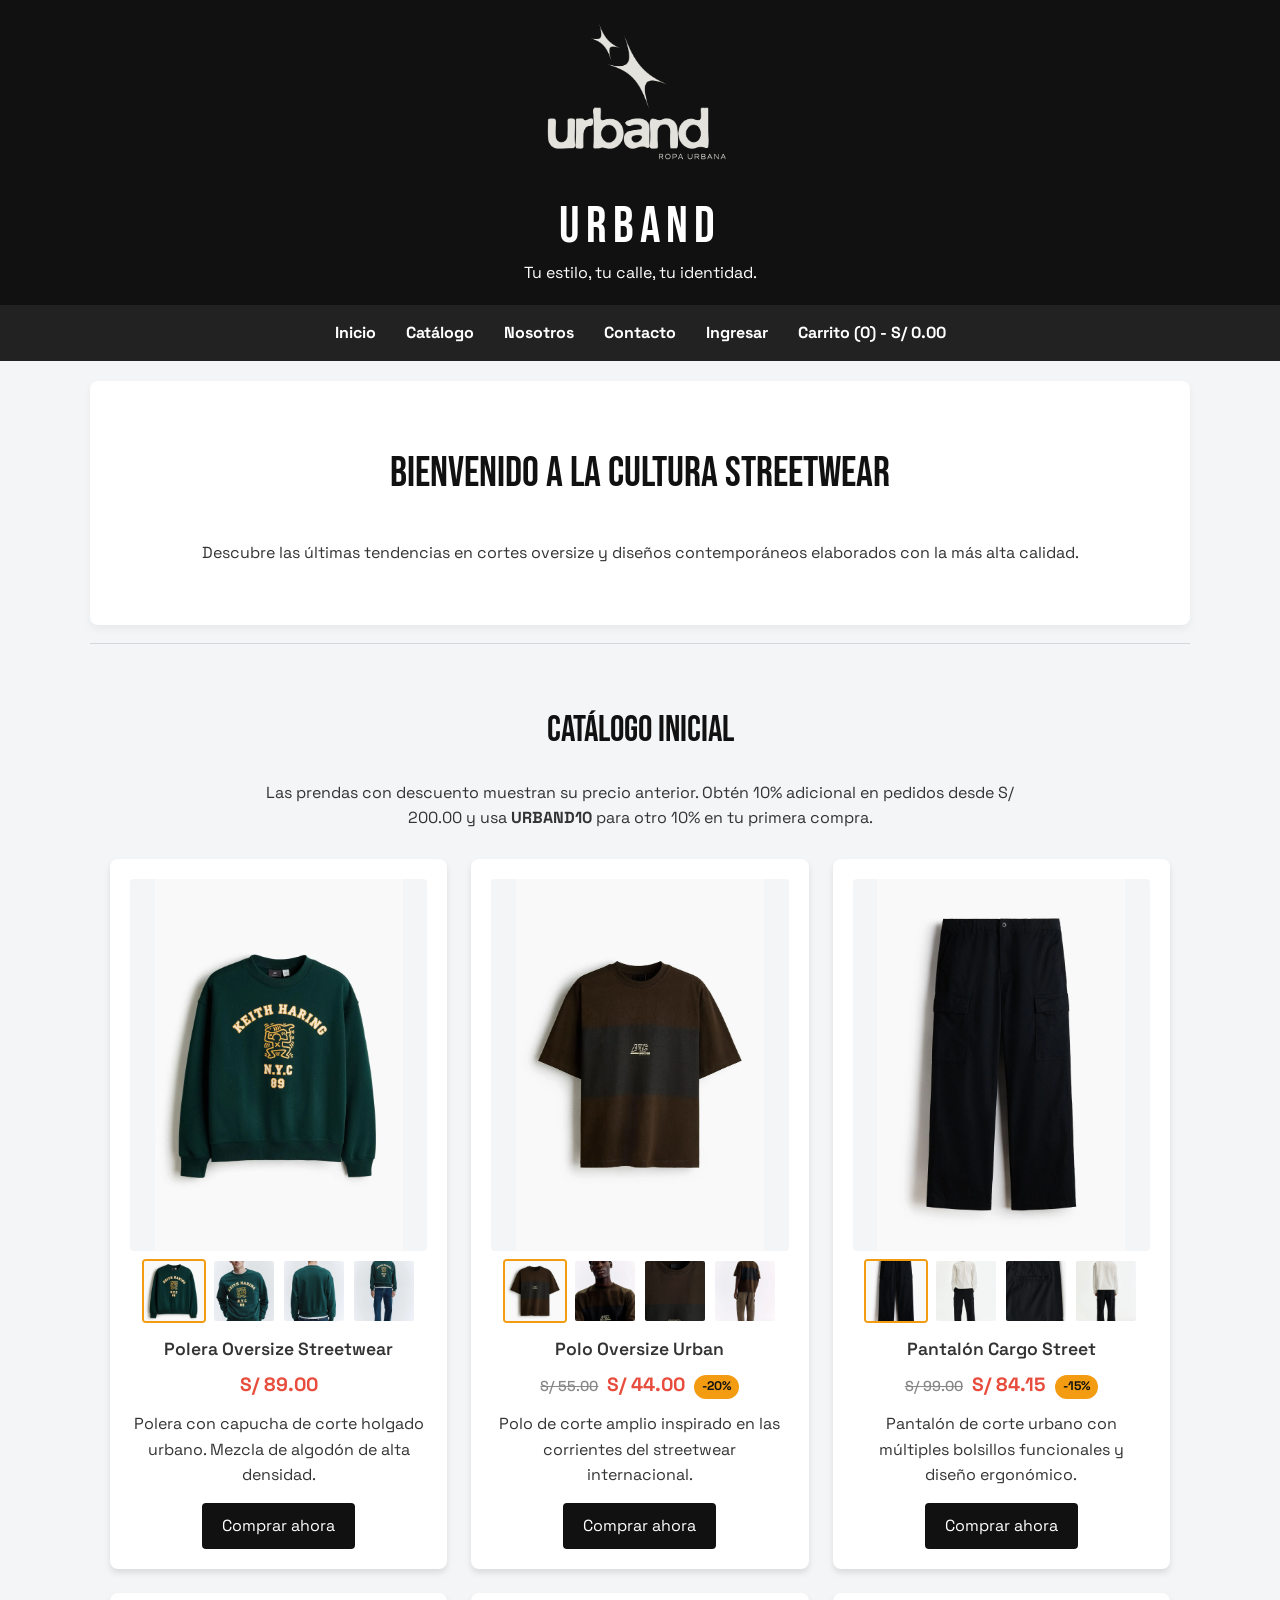
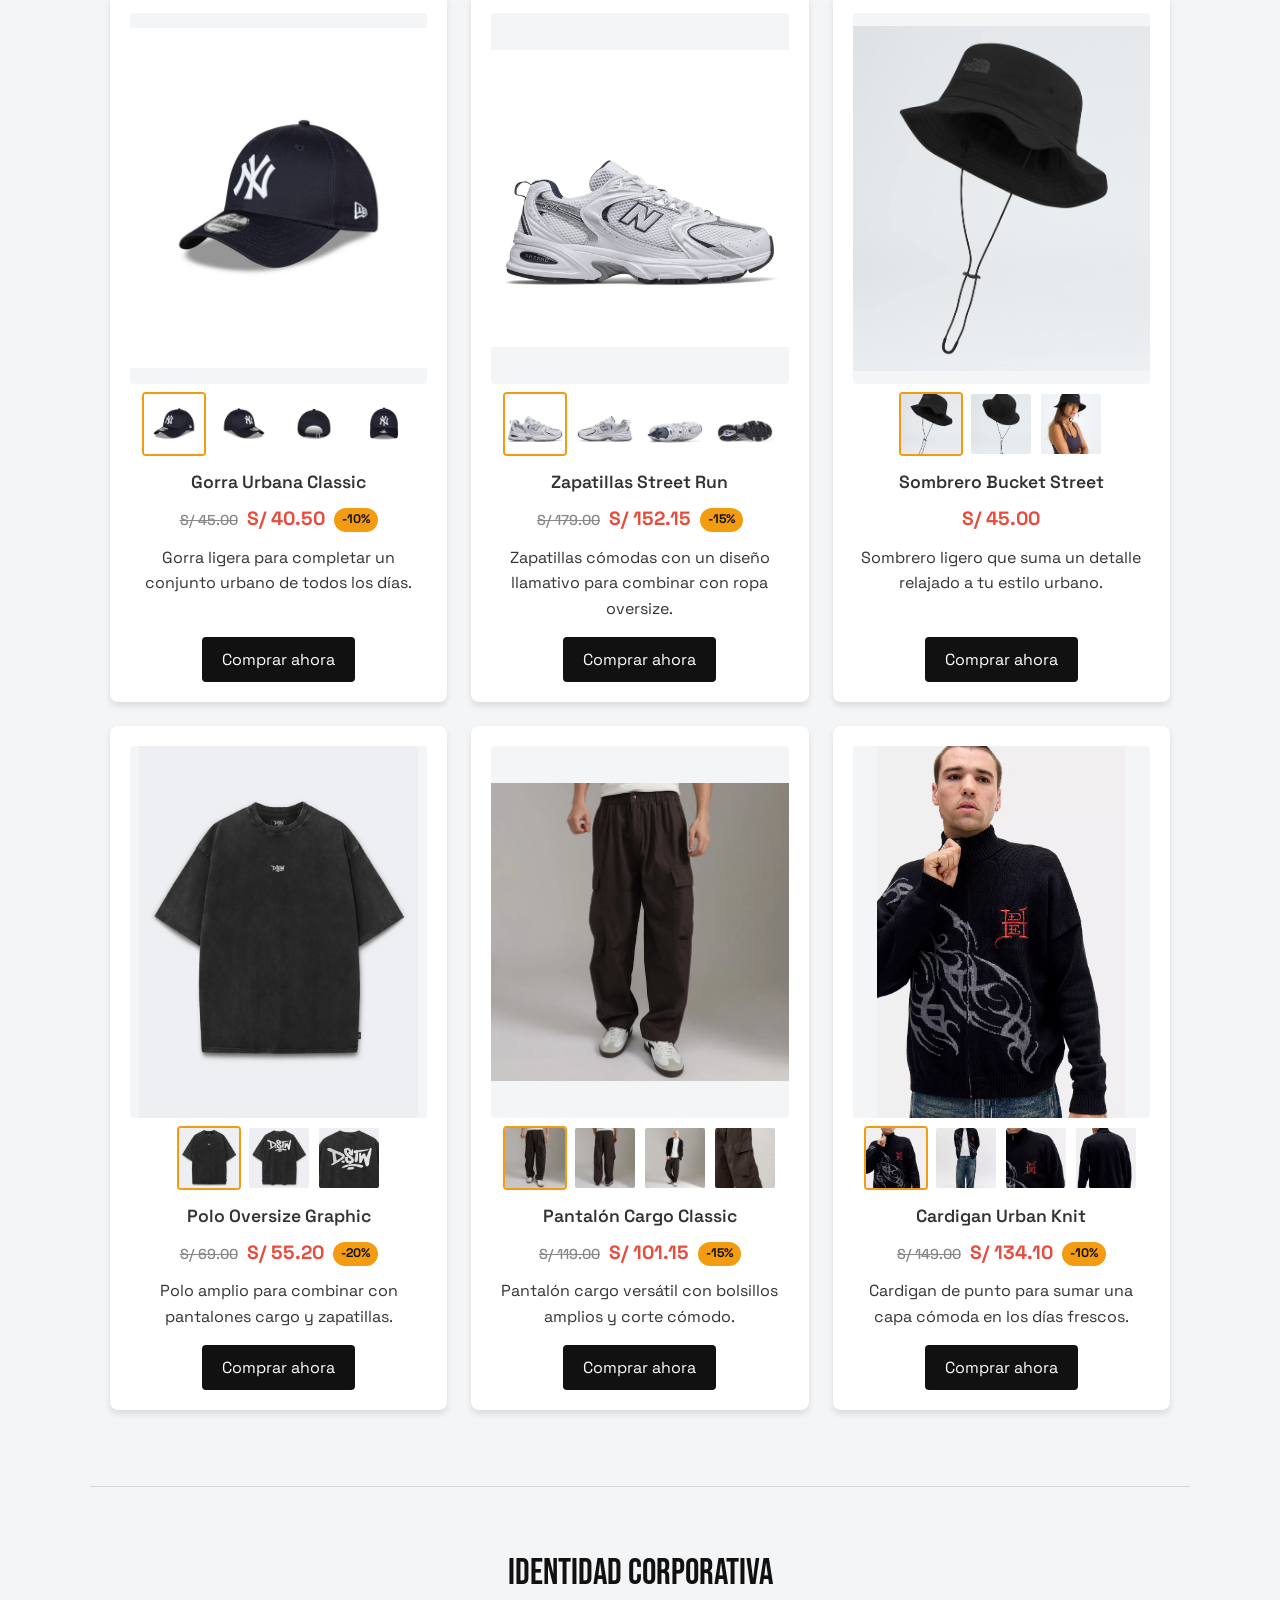
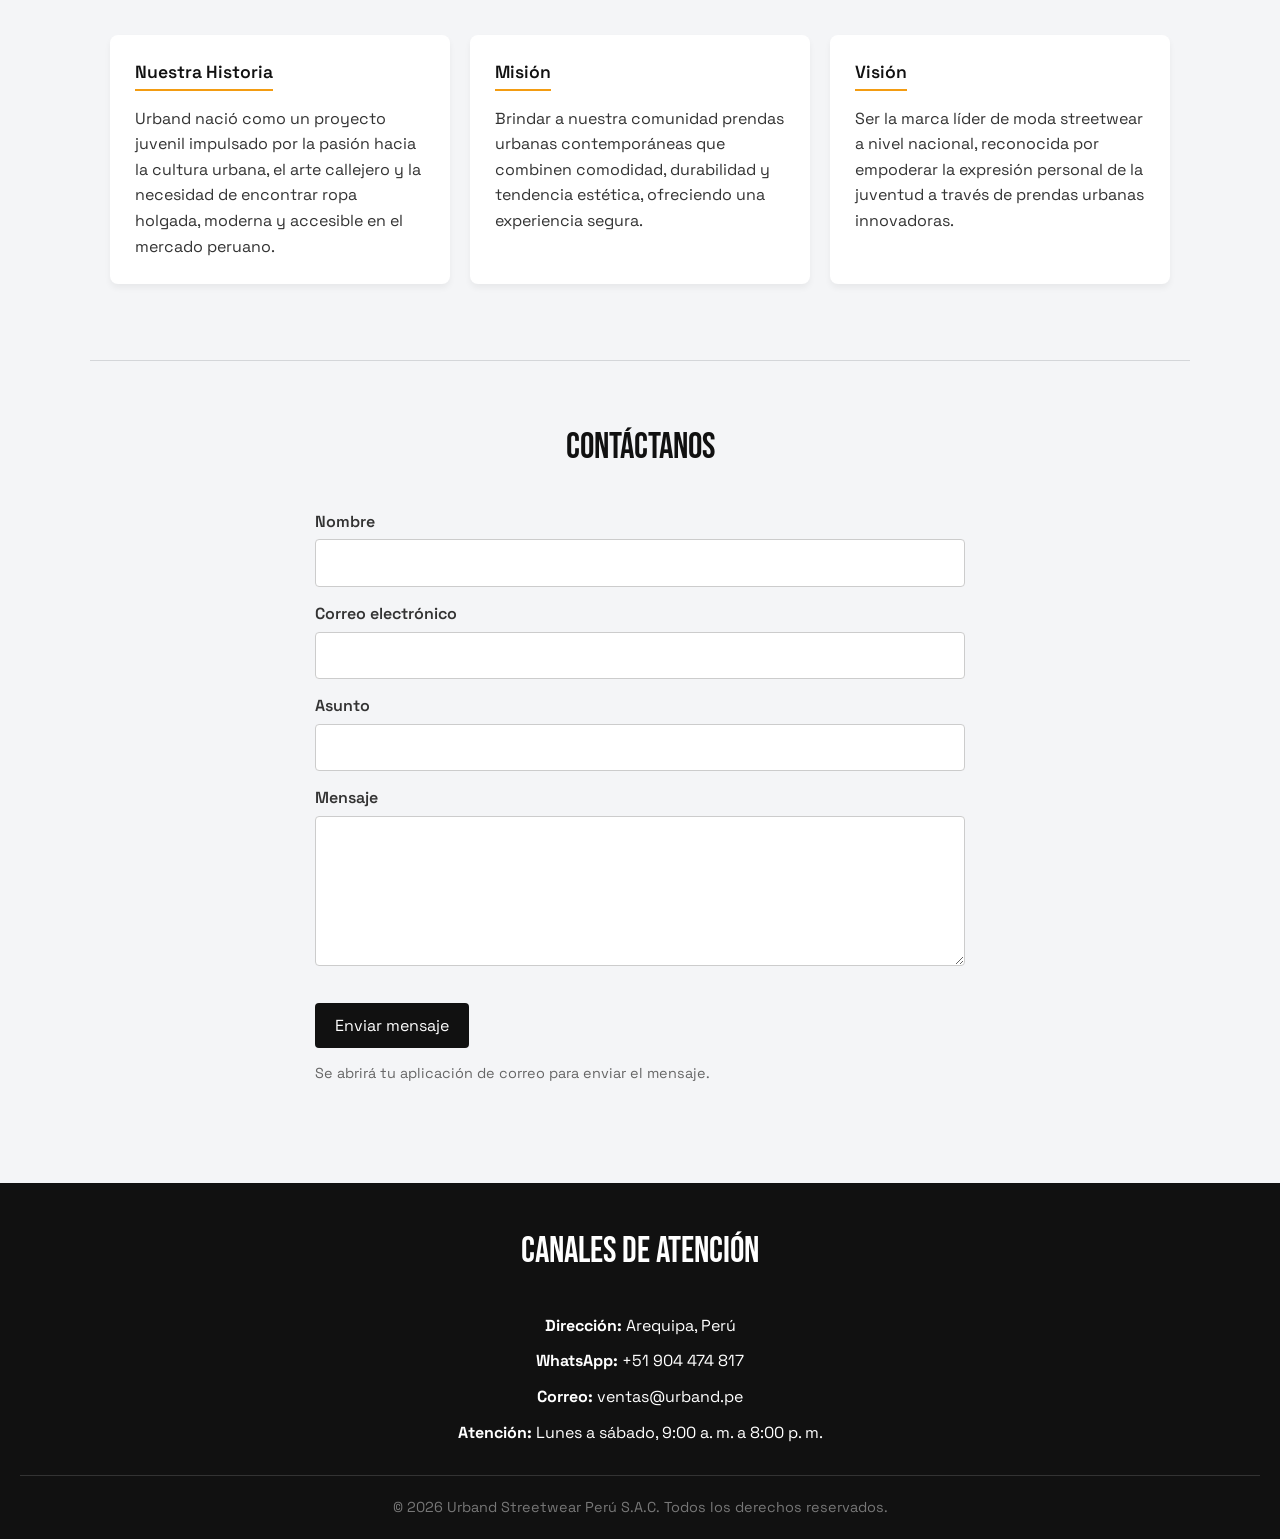
<file: index.html>
<!DOCTYPE html>
<html lang="es">
<head>
    <meta charset="UTF-8">
    <meta name="viewport" content="width=device-width, initial-scale=1.0">
    <title>Urband - Ropa Urbana</title>
    <link rel="stylesheet" href="css/styles.css">
</head>
<body>

    <header class="header">
        <div class="logo-container">
            <img src="img/logo blanco.png" alt="Logo de Urband" class="logo-img">
            <h1>URBAND</h1>
            <p>Tu estilo, tu calle, tu identidad.</p>
        </div>
        
        <nav class="navegacion">
            <ul>
                <li><a href="#inicio">Inicio</a></li>
                <li><a href="#catalogo">Catálogo</a></li>
                <li><a href="#nosotros">Nosotros</a></li>
                <li><a href="#contacto">Contacto</a></li>
                <li><a href="#" id="usuario" onclick="clickUsuario(); return false;">Ingresar</a></li>
                <li><a href="#" id="carrito" onclick="abrirCarrito(); return false;">Carrito (0) - S/ 0.00</a></li>
            </ul>
        </nav>
    </header>

    <main>
        <section id="inicio" class="hero">
            <h2>Bienvenido a la cultura streetwear</h2>
            <p>Descubre las últimas tendencias en cortes oversize y diseños contemporáneos elaborados con la más alta calidad.</p>
        </section>

        <section id="catalogo" class="seccion-catalogo">
            <h2>Catálogo Inicial</h2>
            <p class="aviso-catalogo">Las prendas con descuento muestran su precio anterior. Obtén 10% adicional en pedidos desde S/ 200.00 y usa <strong>URBAND10</strong> para otro 10% en tu primera compra.</p>
            <div class="grid-productos">
                
                <article class="tarjeta-producto">
                    <div class="galeria-producto">
                        <input type="radio" name="galeria-polera" id="polera-1" checked>
                        <input type="radio" name="galeria-polera" id="polera-2">
                        <input type="radio" name="galeria-polera" id="polera-3">
                        <input type="radio" name="galeria-polera" id="polera-4">
                        <div class="galeria-principal">
                            <img class="vista-1" src="img/polera 2.webp" alt="Polera Oversize vista frontal">
                            <img class="vista-2" src="img/polera 1.webp" alt="Polera Oversize vista posterior">
                            <img class="vista-3" src="img/polera 3.webp" alt="Polera Oversize vista lateral">
                            <img class="vista-4" src="img/polera 4.webp" alt="Polera Oversize detalle">
                        </div>
                        <div class="galeria-miniaturas">
                            <label for="polera-1"><img src="img/polera 2.webp" alt="Ver vista frontal"></label>
                            <label for="polera-2"><img src="img/polera 1.webp" alt="Ver vista posterior"></label>
                            <label for="polera-3"><img src="img/polera 3.webp" alt="Ver vista lateral"></label>
                            <label for="polera-4"><img src="img/polera 4.webp" alt="Ver detalle"></label>
                        </div>
                    </div>
                    <h3>Polera Oversize Streetwear</h3>
                    <p class="precio">S/ 89.00</p>
                    <p class="descripcion">Polera con capucha de corte holgado urbano. Mezcla de algodón de alta densidad.</p>
                    <a href="#" class="btn-comprar" onclick="agregarAlCarrito('Polera Oversize Streetwear', 89); return false;">Comprar ahora</a>
                </article>

                <article class="tarjeta-producto">
                    <div class="galeria-producto">
                        <input type="radio" name="galeria-polo" id="polo-1" checked>
                        <input type="radio" name="galeria-polo" id="polo-2">
                        <input type="radio" name="galeria-polo" id="polo-3">
                        <input type="radio" name="galeria-polo" id="polo-4">
                        <div class="galeria-principal">
                            <img class="vista-1" src="img/polo 5.jpg" alt="Polo Oversize vista frontal">
                            <img class="vista-2" src="img/polo 3.webp" alt="Polo Oversize vista posterior">
                            <img class="vista-3" src="img/polo 4.jpg" alt="Polo Oversize vista lateral">
                            <img class="vista-4" src="img/polo 2.webp" alt="Polo Oversize detalle">
                        </div>
                        <div class="galeria-miniaturas">
                            <label for="polo-1"><img src="img/polo 5.jpg" alt="Ver vista frontal"></label>
                            <label for="polo-2"><img src="img/polo 3.webp" alt="Ver vista posterior"></label>
                            <label for="polo-3"><img src="img/polo 4.jpg" alt="Ver vista lateral"></label>
                            <label for="polo-4"><img src="img/polo 2.webp" alt="Ver detalle"></label>
                        </div>
                    </div>
                    <h3>Polo Oversize Urban</h3>
                    <p class="precio"><span class="precio-anterior">S/ 55.00</span> S/ 44.00 <span class="etiqueta-dcto">-20%</span></p>
                    <p class="descripcion">Polo de corte amplio inspirado en las corrientes del streetwear internacional.</p>
                    <a href="#" class="btn-comprar" onclick="agregarAlCarrito('Polo Oversize Urban', 44); return false;">Comprar ahora</a>
                </article>

                <article class="tarjeta-producto">
                    <div class="galeria-producto">
                        <input type="radio" name="galeria-pantalon" id="pantalon-1" checked>
                        <input type="radio" name="galeria-pantalon" id="pantalon-2">
                        <input type="radio" name="galeria-pantalon" id="pantalon-3">
                        <input type="radio" name="galeria-pantalon" id="pantalon-4">
                        <div class="galeria-principal">
                            <img class="vista-1" src="img/pantalon 2.webp" alt="Pantalón Cargo vista frontal">
                            <img class="vista-2" src="img/pantalon 1.webp" alt="Pantalón Cargo vista posterior">
                            <img class="vista-3" src="img/pantalon 3.webp" alt="Pantalón Cargo vista lateral">
                            <img class="vista-4" src="img/pantalon 4.webp" alt="Pantalón Cargo detalle">
                        </div>
                        <div class="galeria-miniaturas">
                            <label for="pantalon-1"><img src="img/pantalon 2.webp" alt="Ver vista frontal"></label>
                            <label for="pantalon-2"><img src="img/pantalon 1.webp" alt="Ver vista posterior"></label>
                            <label for="pantalon-3"><img src="img/pantalon 3.webp" alt="Ver vista lateral"></label>
                            <label for="pantalon-4"><img src="img/pantalon 4.webp" alt="Ver detalle"></label>
                        </div>
                    </div>
                    <h3>Pantalón Cargo Street</h3>
                    <p class="precio"><span class="precio-anterior">S/ 99.00</span> S/ 84.15 <span class="etiqueta-dcto">-15%</span></p>
                    <p class="descripcion">Pantalón de corte urbano con múltiples bolsillos funcionales y diseño ergonómico.</p>
                    <a href="#" class="btn-comprar" onclick="agregarAlCarrito('Pantalón Cargo Street', 84.15); return false;">Comprar ahora</a>
                </article>

                <article class="tarjeta-producto">
                    <div class="galeria-producto">
                        <input type="radio" name="galeria-gorra" id="gorra-1" checked>
                        <input type="radio" name="galeria-gorra" id="gorra-2">
                        <input type="radio" name="galeria-gorra" id="gorra-3">
                        <input type="radio" name="galeria-gorra" id="gorra-4">
                        <div class="galeria-principal">
                            <img class="vista-1" src="img/gorra1.jpg" alt="Gorra urbana vista frontal">
                            <img class="vista-2" src="img/gorra2.jpg" alt="Gorra urbana vista posterior">
                            <img class="vista-3" src="img/gorra3.jpg" alt="Gorra urbana vista lateral">
                            <img class="vista-4" src="img/gorra4.jpg" alt="Gorra urbana detalle">
                        </div>
                        <div class="galeria-miniaturas">
                            <label for="gorra-1"><img src="img/gorra1.jpg" alt="Ver vista frontal"></label>
                            <label for="gorra-2"><img src="img/gorra2.jpg" alt="Ver vista posterior"></label>
                            <label for="gorra-3"><img src="img/gorra3.jpg" alt="Ver vista lateral"></label>
                            <label for="gorra-4"><img src="img/gorra4.jpg" alt="Ver detalle"></label>
                        </div>
                    </div>
                    <h3>Gorra Urbana Classic</h3>
                    <p class="precio"><span class="precio-anterior">S/ 45.00</span> S/ 40.50 <span class="etiqueta-dcto">-10%</span></p>
                    <p class="descripcion">Gorra ligera para completar un conjunto urbano de todos los días.</p>
                    <a href="#" class="btn-comprar" onclick="agregarAlCarrito('Gorra Urbana Classic', 40.50); return false;">Comprar ahora</a>
                </article>

                <article class="tarjeta-producto">
                    <div class="galeria-producto">
                        <input type="radio" name="galeria-zapatilla" id="zapatilla-1" checked>
                        <input type="radio" name="galeria-zapatilla" id="zapatilla-2">
                        <input type="radio" name="galeria-zapatilla" id="zapatilla-3">
                        <input type="radio" name="galeria-zapatilla" id="zapatilla-4">
                        <div class="galeria-principal">
                            <img class="vista-1" src="img/zapatilla1.jpg" alt="Zapatillas urbanas vista frontal">
                            <img class="vista-2" src="img/zapatilla2.jpg" alt="Zapatillas urbanas vista posterior">
                            <img class="vista-3" src="img/zapatilla3.jpg" alt="Zapatillas urbanas vista lateral">
                            <img class="vista-4" src="img/zapatilla4.jpg" alt="Zapatillas urbanas detalle">
                        </div>
                        <div class="galeria-miniaturas">
                            <label for="zapatilla-1"><img src="img/zapatilla1.jpg" alt="Ver vista frontal"></label>
                            <label for="zapatilla-2"><img src="img/zapatilla2.jpg" alt="Ver vista posterior"></label>
                            <label for="zapatilla-3"><img src="img/zapatilla3.jpg" alt="Ver vista lateral"></label>
                            <label for="zapatilla-4"><img src="img/zapatilla4.jpg" alt="Ver detalle"></label>
                        </div>
                    </div>
                    <h3>Zapatillas Street Run</h3>
                    <p class="precio"><span class="precio-anterior">S/ 179.00</span> S/ 152.15 <span class="etiqueta-dcto">-15%</span></p>
                    <p class="descripcion">Zapatillas cómodas con un diseño llamativo para combinar con ropa oversize.</p>
                    <a href="#" class="btn-comprar" onclick="agregarAlCarrito('Zapatillas Street Run', 152.15); return false;">Comprar ahora</a>
                </article>

                <article class="tarjeta-producto">
                    <div class="galeria-producto">
                        <input type="radio" name="galeria-sombrero" id="sombrero-1" checked>
                        <input type="radio" name="galeria-sombrero" id="sombrero-2">
                        <input type="radio" name="galeria-sombrero" id="sombrero-3">
                        <div class="galeria-principal">
                            <img class="vista-1" src="img/sombrero1.webp" alt="Sombrero urbano vista frontal">
                            <img class="vista-2" src="img/sombrero2.webp" alt="Sombrero urbano vista posterior">
                            <img class="vista-3" src="img/sombrero3.webp" alt="Sombrero urbano detalle">
                        </div>
                        <div class="galeria-miniaturas">
                            <label for="sombrero-1"><img src="img/sombrero1.webp" alt="Ver vista frontal"></label>
                            <label for="sombrero-2"><img src="img/sombrero2.webp" alt="Ver vista posterior"></label>
                            <label for="sombrero-3"><img src="img/sombrero3.webp" alt="Ver detalle"></label>
                        </div>
                    </div>
                    <h3>Sombrero Bucket Street</h3>
                    <p class="precio">S/ 45.00</p>
                    <p class="descripcion">Sombrero ligero que suma un detalle relajado a tu estilo urbano.</p>
                    <a href="#" class="btn-comprar" onclick="agregarAlCarrito('Sombrero Bucket Street', 45); return false;">Comprar ahora</a>
                </article>

                <article class="tarjeta-producto">
                    <div class="galeria-producto">
                        <input type="radio" name="galeria-poloover" id="poloover-1" checked>
                        <input type="radio" name="galeria-poloover" id="poloover-2">
                        <input type="radio" name="galeria-poloover" id="poloover-3">
                        <div class="galeria-principal">
                            <img class="vista-1" src="img/poloover1.webp" alt="Polo Oversize Graphic vista frontal">
                            <img class="vista-2" src="img/poloover2.webp" alt="Polo Oversize Graphic vista posterior">
                            <img class="vista-3" src="img/poloover3.webp" alt="Polo Oversize Graphic detalle">
                        </div>
                        <div class="galeria-miniaturas">
                            <label for="poloover-1"><img src="img/poloover1.webp" alt="Ver vista frontal"></label>
                            <label for="poloover-2"><img src="img/poloover2.webp" alt="Ver vista posterior"></label>
                            <label for="poloover-3"><img src="img/poloover3.webp" alt="Ver detalle"></label>
                        </div>
                    </div>
                    <h3>Polo Oversize Graphic</h3>
                    <p class="precio"><span class="precio-anterior">S/ 69.00</span> S/ 55.20 <span class="etiqueta-dcto">-20%</span></p>
                    <p class="descripcion">Polo amplio para combinar con pantalones cargo y zapatillas.</p>
                    <a href="#" class="btn-comprar" onclick="agregarAlCarrito('Polo Oversize Graphic', 55.20); return false;">Comprar ahora</a>
                </article>

                <article class="tarjeta-producto">
                    <div class="galeria-producto">
                        <input type="radio" name="galeria-cargo" id="cargo-1" checked>
                        <input type="radio" name="galeria-cargo" id="cargo-2">
                        <input type="radio" name="galeria-cargo" id="cargo-3">
                        <input type="radio" name="galeria-cargo" id="cargo-4">
                        <div class="galeria-principal">
                            <img class="vista-1" src="img/cargo1.webp" alt="Pantalón Cargo Classic vista frontal">
                            <img class="vista-2" src="img/cargo2.webp" alt="Pantalón Cargo Classic vista posterior">
                            <img class="vista-3" src="img/cargo3.webp" alt="Pantalón Cargo Classic vista lateral">
                            <img class="vista-4" src="img/cargo4.webp" alt="Pantalón Cargo Classic detalle">
                        </div>
                        <div class="galeria-miniaturas">
                            <label for="cargo-1"><img src="img/cargo1.webp" alt="Ver vista frontal"></label>
                            <label for="cargo-2"><img src="img/cargo2.webp" alt="Ver vista posterior"></label>
                            <label for="cargo-3"><img src="img/cargo3.webp" alt="Ver vista lateral"></label>
                            <label for="cargo-4"><img src="img/cargo4.webp" alt="Ver detalle"></label>
                        </div>
                    </div>
                    <h3>Pantalón Cargo Classic</h3>
                    <p class="precio"><span class="precio-anterior">S/ 119.00</span> S/ 101.15 <span class="etiqueta-dcto">-15%</span></p>
                    <p class="descripcion">Pantalón cargo versátil con bolsillos amplios y corte cómodo.</p>
                    <a href="#" class="btn-comprar" onclick="agregarAlCarrito('Pantalón Cargo Classic', 101.15); return false;">Comprar ahora</a>
                </article>

                <article class="tarjeta-producto">
                    <div class="galeria-producto">
                        <input type="radio" name="galeria-cardigan" id="cardigan-1" checked>
                        <input type="radio" name="galeria-cardigan" id="cardigan-2">
                        <input type="radio" name="galeria-cardigan" id="cardigan-3">
                        <input type="radio" name="galeria-cardigan" id="cardigan-4">
                        <div class="galeria-principal">
                            <img class="vista-1" src="img/cardigan1.webp" alt="Cardigan Urban Knit vista frontal">
                            <img class="vista-2" src="img/cardigan2.webp" alt="Cardigan Urban Knit vista posterior">
                            <img class="vista-3" src="img/cardigan3.webp" alt="Cardigan Urban Knit vista lateral">
                            <img class="vista-4" src="img/cardigan4.webp" alt="Cardigan Urban Knit detalle">
                        </div>
                        <div class="galeria-miniaturas">
                            <label for="cardigan-1"><img src="img/cardigan1.webp" alt="Ver vista frontal"></label>
                            <label for="cardigan-2"><img src="img/cardigan2.webp" alt="Ver vista posterior"></label>
                            <label for="cardigan-3"><img src="img/cardigan3.webp" alt="Ver vista lateral"></label>
                            <label for="cardigan-4"><img src="img/cardigan4.webp" alt="Ver detalle"></label>
                        </div>
                    </div>
                    <h3>Cardigan Urban Knit</h3>
                    <p class="precio"><span class="precio-anterior">S/ 149.00</span> S/ 134.10 <span class="etiqueta-dcto">-10%</span></p>
                    <p class="descripcion">Cardigan de punto para sumar una capa cómoda en los días frescos.</p>
                    <a href="#" class="btn-comprar" onclick="agregarAlCarrito('Cardigan Urban Knit', 134.10); return false;">Comprar ahora</a>
                </article>

            </div>
        </section>

        <section id="nosotros" class="seccion-nosotros">
            <h2>Identidad Corporativa</h2>
            <div class="contenedor-identidad">
                <article class="caja-texto">
                    <h3>Nuestra Historia</h3>
                    <p>Urband nació como un proyecto juvenil impulsado por la pasión hacia la cultura urbana, el arte callejero y la necesidad de encontrar ropa holgada, moderna y accesible en el mercado peruano.</p>
                </article>
                <article class="caja-texto">
                    <h3>Misión</h3>
                    <p>Brindar a nuestra comunidad prendas urbanas contemporáneas que combinen comodidad, durabilidad y tendencia estética, ofreciendo una experiencia segura.</p>
                </article>
                <article class="caja-texto">
                    <h3>Visión</h3>
                    <p>Ser la marca líder de moda streetwear a nivel nacional, reconocida por empoderar la expresión personal de la juventud a través de prendas urbanas innovadoras.</p>
                </article>
            </div>
        </section>
    </main>

    <section id="contacto" class="seccion-contacto">
        <h2>Contáctanos</h2>
        <div class="contenedor-contacto">
            <form class="formulario-contacto" onsubmit="enviarContacto(event)">
                <div class="campo-contacto">
                    <label for="contacto-nombre">Nombre</label>
                    <input type="text" id="contacto-nombre" name="nombre" required>
                </div>
                <div class="campo-contacto">
                    <label for="contacto-correo">Correo electrónico</label>
                    <input type="email" id="contacto-correo" name="correo" required>
                </div>
                <div class="campo-contacto">
                    <label for="contacto-asunto">Asunto</label>
                    <input type="text" id="contacto-asunto" name="asunto" required>
                </div>
                <div class="campo-contacto">
                    <label for="contacto-mensaje">Mensaje</label>
                    <textarea id="contacto-mensaje" name="mensaje" rows="5" required></textarea>
                </div>
                <button class="btn-comprar" type="submit">Enviar mensaje</button>
                <p class="nota-contacto">Se abrirá tu aplicación de correo para enviar el mensaje.</p>
            </form>
        </div>
    </section>

    <footer class="footer">
        <h2>Canales de Atención</h2>
        <div class="info-contacto">
            <p><strong>Dirección:</strong> Arequipa, Perú</p>
            <p><strong>WhatsApp:</strong> +51 904 474 817</p>
            <p><strong>Correo:</strong> ventas@urband.pe</p>
            <p><strong>Atención:</strong> Lunes a sábado, 9:00 a. m. a 8:00 p. m.</p>
        </div>
        <div class="copyright">
            <p>&copy; 2026 Urband Streetwear Perú S.A.C. Todos los derechos reservados.</p>
        </div>
    </footer>


    <div id="popup-codigo" class="popup-codigo">
        <button class="popup-cerrar" onclick="cerrarPopup()" aria-label="Cerrar">&times;</button>
        <p class="popup-titulo">¡10% en tu primera compra!</p>
        <p class="popup-texto">Copia este código y úsalo en tu carrito:</p>
        <div class="popup-codigo-caja">
            <span class="codigo-texto">URBAND10</span>
            <button class="btn-copiar" onclick="copiarCodigo()">Copiar código</button>
        </div>
    </div>

    <div id="modal-carrito" class="modal" onclick="cerrarSiFondo(event, 'modal-carrito')">
        <div class="modal-contenido">
            <button class="modal-cerrar" onclick="cerrarModal('modal-carrito')" aria-label="Cerrar">&times;</button>
            <h2>Tu carrito</h2>
            <div id="lista-carrito"></div>
            <div class="caja-codigo">
                <p>¿Primera compra? Usa el código <strong>URBAND10</strong>
                    <button class="btn-copiar" onclick="copiarCodigo()">Copiar</button></p>
                <div class="fila-codigo">
                    <input type="text" id="input-codigo" placeholder="Código de descuento">
                    <button class="btn-secundario" onclick="aplicarCodigo()">Aplicar</button>
                </div>
                <p id="mensaje-codigo" class="mensaje-codigo"></p>
            </div>
            <div id="resumen-carrito" class="resumen-carrito"></div>
            <div class="acciones-modal">
                <button class="btn-secundario" onclick="cerrarModal('modal-carrito')">Seguir comprando</button>
                <button class="btn-principal" onclick="finalizarCompra()">Finalizar compra</button>
            </div>
        </div>
    </div>

    <div id="modal-login" class="modal" onclick="cerrarSiFondo(event, 'modal-login')">
        <div class="modal-contenido modal-chico">
            <button class="modal-cerrar" onclick="cerrarModal('modal-login')" aria-label="Cerrar">&times;</button>
            <h2>Iniciar sesión</h2>
            <p class="texto-login" id="texto-login">Ingresa para guardar tu compra y usar tu código de descuento.</p>
            <label for="login-correo">Correo</label>
            <input type="text" id="login-correo" placeholder="tucorreo@ejemplo.com">
            <label for="login-clave">Contraseña</label>
            <input type="password" id="login-clave" placeholder="Mínimo 6 caracteres">
            <p id="mensaje-login" class="mensaje-codigo"></p>
            <button class="btn-principal btn-ancho" onclick="iniciarSesion()">Ingresar</button>
            <p class="nota-login">Simulación: cualquier correo válido y una contraseña de 6 o más caracteres.</p>
        </div>
    </div>

    <div id="aviso" class="aviso"></div>

    <script>
        let carrito = [];
        let cantidad = 0;
        let total = 0;
        let usuario = null;
        let compras = 0;
        let codigoAplicado = false;
        let compraPendiente = false;
        let popupCerrado = false;
        let CODIGO_PRIMERA_COMPRA = "URBAND10";

        function redondear(numero) {
            return Math.round(numero * 100) / 100;
        }

        function cargarSesion() {
            try {
                usuario = localStorage.getItem("urband_usuario");
                compras = Number(localStorage.getItem("urband_compras")) || 0;
            } catch (error) {
                usuario = null;
                compras = 0;
            }
        }

        function guardarSesion() {
            try {
                if (usuario) {
                    localStorage.setItem("urband_usuario", usuario);
                } else {
                    localStorage.removeItem("urband_usuario");
                }
                localStorage.setItem("urband_compras", compras);
            } catch (error) {
            }
        }

        function actualizarCarrito() {
            cantidad = 0;
            total = 0;
            for (let i = 0; i < carrito.length; i++) {
                cantidad += carrito[i].cantidad;
                total += carrito[i].precio * carrito[i].cantidad;
            }
            total = redondear(total);
            document.getElementById("carrito").textContent = "Carrito (" + cantidad + ") - S/ " + total.toFixed(2);
            dibujarCarrito();
        }

        function agregarAlCarrito(nombre, precio) {
            let encontrado = false;
            for (let i = 0; i < carrito.length; i++) {
                if (carrito[i].nombre === nombre) {
                    carrito[i].cantidad++;
                    encontrado = true;
                }
            }
            if (!encontrado) {
                carrito.push({ nombre: nombre, precio: precio, cantidad: 1 });
            }
            actualizarCarrito();
            mostrarAviso(nombre + " agregado al carrito");
        }

        function cambiarCantidad(indice, cambio) {
            carrito[indice].cantidad += cambio;
            if (carrito[indice].cantidad <= 0) {
                carrito.splice(indice, 1);
            }
            actualizarCarrito();
        }

        function quitarPrenda(indice) {
            carrito.splice(indice, 1);
            actualizarCarrito();
        }

        function calcularTotales() {
            let descuentoMonto = 0;
            let descuentoCodigo = 0;

            if (total >= 200) {
                descuentoMonto = redondear(total * 0.1);
            }
            if (codigoAplicado) {
                descuentoCodigo = redondear(total * 0.1);
            }

            return {
                subtotal: total,
                descuentoMonto: descuentoMonto,
                descuentoCodigo: descuentoCodigo,
                totalPagar: redondear(total - descuentoMonto - descuentoCodigo)
            };
        }

        function dibujarCarrito() {
            let lista = document.getElementById("lista-carrito");
            let resumen = document.getElementById("resumen-carrito");

            if (carrito.length === 0) {
                codigoAplicado = false;
                lista.innerHTML = '<p class="carrito-vacio">Tu carrito está vacío. Agrega una prenda para continuar.</p>';
                resumen.innerHTML = "";
                return;
            }

            let html = "";
            for (let i = 0; i < carrito.length; i++) {
                let item = carrito[i];
                html += '<div class="item-carrito">' +
                    '<div class="item-info"><strong>' + item.nombre + '</strong>' +
                    '<span>S/ ' + item.precio.toFixed(2) + ' c/u</span></div>' +
                    '<div class="item-cantidad">' +
                    '<button onclick="cambiarCantidad(' + i + ', -1)">−</button>' +
                    '<span>' + item.cantidad + '</span>' +
                    '<button onclick="cambiarCantidad(' + i + ', 1)">+</button></div>' +
                    '<div class="item-subtotal">S/ ' + (item.precio * item.cantidad).toFixed(2) + '</div>' +
                    '<button class="item-quitar" onclick="quitarPrenda(' + i + ')" aria-label="Quitar">&times;</button>' +
                    '</div>';
            }
            lista.innerHTML = html;

            let t = calcularTotales();
            let filas = '<p><span>Prendas</span><span>' + cantidad + '</span></p>' +
                '<p><span>Subtotal</span><span>S/ ' + t.subtotal.toFixed(2) + '</span></p>';
            if (t.descuentoMonto > 0) {
                filas += '<p class="fila-dcto"><span>Descuento por compra desde S/ 200 (10%)</span><span>- S/ ' + t.descuentoMonto.toFixed(2) + '</span></p>';
            }
            if (t.descuentoCodigo > 0) {
                filas += '<p class="fila-dcto"><span>Código URBAND10 (10%)</span><span>- S/ ' + t.descuentoCodigo.toFixed(2) + '</span></p>';
            }
            filas += '<p class="fila-total"><span>Total a pagar</span><span>S/ ' + t.totalPagar.toFixed(2) + '</span></p>';
            resumen.innerHTML = filas;
        }

        function abrirCarrito() {
            dibujarCarrito();
            document.getElementById("modal-carrito").classList.add("activo");
        }

        function cerrarModal(id) {
            document.getElementById(id).classList.remove("activo");
        }

        function cerrarSiFondo(evento, id) {
            if (evento.target.id === id) {
                cerrarModal(id);
            }
        }

        function aplicarCodigo() {
            let escrito = document.getElementById("input-codigo").value.trim().toUpperCase();
            let mensaje = document.getElementById("mensaje-codigo");

            if (escrito === "") {
                mensaje.textContent = "Escribe un código.";
                mensaje.className = "mensaje-codigo error";
                return;
            }
            if (cantidad === 0) {
                mensaje.textContent = "Agrega una prenda antes de aplicar el código.";
                mensaje.className = "mensaje-codigo error";
                return;
            }
            if (escrito !== CODIGO_PRIMERA_COMPRA) {
                mensaje.textContent = "Código inválido.";
                mensaje.className = "mensaje-codigo error";
                return;
            }
            if (usuario === null) {
                mensaje.textContent = "Inicia sesión para usar URBAND10 en tu primera compra.";
                mensaje.className = "mensaje-codigo error";
                return;
            }
            if (compras > 0) {
                mensaje.textContent = "Este código es solo para la primera compra.";
                mensaje.className = "mensaje-codigo error";
                return;
            }

            codigoAplicado = true;
            mensaje.textContent = "¡Código aplicado! 10% de descuento en tu primera compra.";
            mensaje.className = "mensaje-codigo ok";
            dibujarCarrito();
        }

        function copiarCodigo() {
            if (navigator.clipboard && navigator.clipboard.writeText) {
                navigator.clipboard.writeText(CODIGO_PRIMERA_COMPRA).then(function () {
                    mostrarAviso("Código copiado: " + CODIGO_PRIMERA_COMPRA);
                }).catch(copiaAlternativa);
            } else {
                copiaAlternativa();
            }
        }

        function copiaAlternativa() {
            let area = document.createElement("textarea");
            area.value = CODIGO_PRIMERA_COMPRA;
            document.body.appendChild(area);
            area.select();
            try {
                document.execCommand("copy");
                mostrarAviso("Código copiado: " + CODIGO_PRIMERA_COMPRA);
            } catch (error) {
                mostrarAviso("Copia el código manualmente: " + CODIGO_PRIMERA_COMPRA);
            }
            document.body.removeChild(area);
        }

        function mostrarPopup() {
            if (!popupCerrado && compras === 0) {
                document.getElementById("popup-codigo").classList.add("visible");
            }
        }

        function cerrarPopup() {
            popupCerrado = true;
            document.getElementById("popup-codigo").classList.remove("visible");
        }

        function mostrarAviso(texto) {
            let aviso = document.getElementById("aviso");
            aviso.textContent = texto;
            aviso.classList.add("visible");
            setTimeout(function () {
                aviso.classList.remove("visible");
            }, 2500);
        }

        function actualizarUsuario() {
            let enlace = document.getElementById("usuario");
            if (usuario) {
                enlace.textContent = "Hola, " + usuario + " (Salir)";
            } else {
                enlace.textContent = "Ingresar";
            }
        }

        function clickUsuario() {
            if (usuario) {
                if (confirm("¿Deseas cerrar tu sesión, " + usuario + "?")) {
                    usuario = null;
                    guardarSesion();
                    actualizarUsuario();
                    mostrarAviso("Sesión cerrada");
                }
            } else {
                abrirLogin();
            }
        }

        function abrirLogin() {
            document.getElementById("mensaje-login").textContent = "";
            document.getElementById("modal-login").classList.add("activo");
        }

        function iniciarSesion() {
            let correo = document.getElementById("login-correo").value.trim();
            let clave = document.getElementById("login-clave").value;
            let mensaje = document.getElementById("mensaje-login");

            if (correo.indexOf("@") < 1 || correo.indexOf(".") === -1) {
                mensaje.textContent = "Ingresa un correo válido.";
                mensaje.className = "mensaje-codigo error";
                return;
            }
            if (clave.length < 6) {
                mensaje.textContent = "La contraseña debe tener al menos 6 caracteres.";
                mensaje.className = "mensaje-codigo error";
                return;
            }

            usuario = correo.split("@")[0];
            guardarSesion();
            actualizarUsuario();
            cerrarModal("modal-login");
            document.getElementById("login-clave").value = "";
            mostrarAviso("¡Bienvenido, " + usuario + "!");

            if (compraPendiente) {
                compraPendiente = false;
                abrirCarrito();
            }
        }

        function finalizarCompra() {
            if (cantidad === 0) {
                alert("Tu carrito está vacío. Agrega una prenda para continuar.");
                return;
            }

            if (usuario === null) {
                compraPendiente = true;
                cerrarModal("modal-carrito");
                abrirLogin();
                return;
            }

            let t = calcularTotales();

            let confirmar = confirm(
                "Cliente: " + usuario + "\n" +
                "Prendas: " + cantidad + "\n" +
                "Subtotal: S/ " + t.subtotal.toFixed(2) + "\n" +
                "Descuento por monto: S/ " + t.descuentoMonto.toFixed(2) + "\n" +
                "Descuento por código: S/ " + t.descuentoCodigo.toFixed(2) + "\n" +
                "Total a pagar: S/ " + t.totalPagar.toFixed(2) + "\n\n" +
                "¿Deseas finalizar tu compra?"
            );

            if (confirmar) {
                let numeroPedido = "URB-" + Math.floor(100000 + Math.random() * 900000);
                alert("¡Gracias por tu compra en Urband!\nN.° de pedido: " + numeroPedido + "\nTotal pagado: S/ " + t.totalPagar.toFixed(2) + "\n(Compra simulada)");
                compras++;
                guardarSesion();
                carrito = [];
                codigoAplicado = false;
                document.getElementById("input-codigo").value = "";
                document.getElementById("mensaje-codigo").textContent = "";
                actualizarCarrito();
                cerrarModal("modal-carrito");
                cerrarPopup();
            }
        }

        function enviarContacto(evento) {
            evento.preventDefault();

            let nombre = document.getElementById("contacto-nombre").value.trim();
            let correo = document.getElementById("contacto-correo").value.trim();
            let asunto = document.getElementById("contacto-asunto").value.trim();
            let mensaje = document.getElementById("contacto-mensaje").value.trim();
            let asuntoCorreo = encodeURIComponent("Consulta Urband: " + asunto);
            let cuerpoCorreo = encodeURIComponent(
                "Nombre: " + nombre + "\n" +
                "Correo: " + correo + "\n\n" +
                mensaje
            );

            window.location.href = "mailto:ventas@urband.pe?subject=" + asuntoCorreo + "&body=" + cuerpoCorreo;
        }

        document.addEventListener("keydown", function (evento) {
            if (evento.key === "Escape") {
                cerrarModal("modal-carrito");
                cerrarModal("modal-login");
            }
        });

        cargarSesion();
        actualizarUsuario();
        actualizarCarrito();
        setTimeout(mostrarPopup, 3000);
    </script>

</body>
</html>
</file>
<file: css/styles.css>
@import url('https://fonts.googleapis.com/css2?family=Bebas+Neue&family=Space+Grotesk:wght@400;500;600;700&display=swap');

* {
    margin: 0;
    padding: 0;
    box-sizing: border-box; 
}

body {
    font-family: 'Space Grotesk', sans-serif;
    line-height: 1.6;
    background-color: #f4f5f7;
    color: #333;
}

.header {
    background-color: #111;
    color: #fff;
    text-align: center;
}

.logo-container {
    padding: 20px;
}

.logo-img {
    max-height: 145px;
    margin-bottom: 28px;
}

.logo-container h1 {
    font-family: 'Bebas Neue', sans-serif;
    font-size: 3.2rem;
    font-weight: 400;
    letter-spacing: 0.12em;
    line-height: 1;
}

.logo-container p {
    margin-top: 8px;
}

.navegacion ul {
    list-style: none;
    display: flex;
    justify-content: center;
    background-color: #222;
    padding: 15px 0;
}

.navegacion li {
    margin: 0 15px;
}

.navegacion a {
    color: #fff;
    text-decoration: none;
    font-weight: bold;
    transition: color 0.3s; 
}

.navegacion a:hover {
    color: #f39c12; 
}

section {
    padding: 58px 20px;
    max-width: 1100px;
    margin: 0 auto;
}

.seccion-catalogo,
.seccion-nosotros,
.seccion-contacto {
    margin-top: 18px;
    border-top: 1px solid #d4d6d9;
    padding-top: 58px;
}

h2 {
    font-family: 'Bebas Neue', sans-serif;
    font-weight: 400;
    text-align: center;
    margin-bottom: 32px;
    font-size: 2.25rem;
    color: #111;
}

.hero h2 {
    font-size: 2.6rem;
}

h3 {
    font-weight: 600;
    font-size: 1.1rem;
    line-height: 1.3;
}

.hero {
    background-color: #fff;
    text-align: center;
    border-radius: 8px;
    margin-top: 20px;
    padding: 60px 20px;
    box-shadow: 0 4px 8px rgba(0,0,0,0.05);
}

.grid-productos {
    display: grid;
    grid-template-columns: repeat(3, minmax(0, 1fr));
    gap: 24px;
}

.tarjeta-producto {
    background-color: #fff;
    padding: 20px;
    border-radius: 8px;
    text-align: center;
    width: 100%;
    display: flex;
    flex-direction: column;
    box-shadow: 0 4px 6px rgba(0,0,0,0.1);
    transition: transform 0.3s;
}

.tarjeta-producto:hover {
    transform: translateY(-5px);
}

.galeria-producto {
    margin-bottom: 15px;
}

.imagen-producto {
    display: block;
    width: 100%;
    aspect-ratio: 4 / 5;
    object-fit: cover;
    border-radius: 4px;
    margin-bottom: 15px;
}

.galeria-producto input {
    position: absolute;
    opacity: 0;
    pointer-events: none;
}

.galeria-principal {
    aspect-ratio: 4 / 5;
    overflow: hidden;
    border-radius: 4px;
    background-color: #f4f5f7;
}

.galeria-principal img {
    display: none;
    width: 100%;
    height: 100%;
    object-fit: contain;
    object-position: center;
}

.galeria-miniaturas {
    display: flex;
    justify-content: center;
    flex-wrap: wrap;
    gap: 6px;
    margin-top: 8px;
}

.galeria-miniaturas label {
    width: 64px;
    aspect-ratio: 1;
    overflow: hidden;
    border: 2px solid transparent;
    border-radius: 4px;
    cursor: pointer;
    transition: border-color 0.3s;
}

.galeria-miniaturas img {
    display: block;
    width: 100%;
    height: 100%;
    object-fit: cover;
}

.galeria-producto input:nth-of-type(1):checked ~ .galeria-principal .vista-1 {
    display: block;
}

.galeria-producto input:nth-of-type(2):checked ~ .galeria-principal .vista-2 {
    display: block;
}

.galeria-producto input:nth-of-type(3):checked ~ .galeria-principal .vista-3 {
    display: block;
}

.galeria-producto input:nth-of-type(4):checked ~ .galeria-principal .vista-4 {
    display: block;
}

.galeria-producto input:nth-of-type(1):checked ~ .galeria-miniaturas label:nth-child(1),
.galeria-producto input:nth-of-type(2):checked ~ .galeria-miniaturas label:nth-child(2),
.galeria-producto input:nth-of-type(3):checked ~ .galeria-miniaturas label:nth-child(3),
.galeria-producto input:nth-of-type(4):checked ~ .galeria-miniaturas label:nth-child(4) {
    border-color: #f39c12;
}

.precio {
    font-size: 1.2rem;
    font-weight: bold;
    color: #e74c3c;
    margin: 10px 0;
}

.btn-comprar {
    display: inline-block;
    background-color: #111;
    color: #fff;
    padding: 10px 20px;
    text-decoration: none;
    border-radius: 4px;
    margin-top: 15px;
    transition: background-color 0.3s;
}

.btn-comprar:hover {
    background-color: #f39c12;
}

.tarjeta-producto .descripcion {
    flex: 1;
}

.tarjeta-producto .btn-comprar {
    align-self: center;
}

.contenedor-identidad {
    display: flex;
    gap: 20px;
}

.contenedor-contacto {
    max-width: 650px;
    margin: 0 auto;
}

.formulario-contacto {
    display: grid;
    gap: 14px;
}

.campo-contacto label {
    display: block;
    margin-bottom: 5px;
    font-weight: 600;
}

.campo-contacto input,
.campo-contacto textarea {
    width: 100%;
    padding: 10px 12px;
    border: 1px solid #ccc;
    border-radius: 4px;
    font: inherit;
}

.campo-contacto textarea {
    resize: vertical;
}

.formulario-contacto .btn-comprar {
    justify-self: start;
    font: inherit;
    border: 0;
    cursor: pointer;
}

.nota-contacto {
    color: #666;
    font-size: 0.9rem;
}

.caja-texto {
    background-color: #fff;
    padding: 25px;
    border-radius: 8px;
    flex: 1;
    box-shadow: 0 4px 6px rgba(0,0,0,0.05);
}

.caja-texto h3 {
    margin-bottom: 15px;
    color: #111;
    border-bottom: 2px solid #f39c12;
    display: inline-block;
    padding-bottom: 5px;
}

.footer {
    background-color: #111;
    color: #fff;
    text-align: center;
    padding: 40px 20px 20px;
    margin-top: 40px;
}

.footer h2 {
    color: #fff;
}

.info-contacto p {
    margin-bottom: 10px;
}

.copyright {
    margin-top: 30px;
    padding-top: 20px;
    border-top: 1px solid #333;
    font-size: 0.9em;
    color: #777;
}

@media (max-width: 768px) {
    .navegacion ul {
        flex-direction: column; 
        padding: 0;
    }

    .navegacion li {
        margin: 10px 0;
    }

    .grid-productos {
        grid-template-columns: repeat(2, minmax(0, 1fr));
    }

    .contenedor-identidad {
        flex-direction: column;
    }

}

.aviso-catalogo {
    text-align: center;
    max-width: 760px;
    margin: -12px auto 28px;
}

.precio-anterior {
    font-size: 0.75em;
    font-weight: 500;
    color: #888;
    text-decoration: line-through;
    margin-right: 4px;
}

.etiqueta-dcto {
    display: inline-block;
    background-color: #f39c12;
    color: #111;
    font-size: 0.65em;
    padding: 2px 8px;
    border-radius: 20px;
    vertical-align: middle;
    margin-left: 4px;
}

.modal {
    position: fixed;
    inset: 0;
    background-color: rgba(0, 0, 0, 0.6);
    display: none;
    align-items: center;
    justify-content: center;
    padding: 16px;
    z-index: 1000;
}

.modal.activo {
    display: flex;
}

.modal-contenido {
    position: relative;
    background-color: #fff;
    width: 100%;
    max-width: 580px;
    max-height: 90vh;
    overflow-y: auto;
    padding: 28px 24px 24px;
    border-radius: 8px;
    box-shadow: 0 10px 30px rgba(0, 0, 0, 0.35);
}

.modal-chico {
    max-width: 400px;
}

.modal-contenido h2 {
    margin-bottom: 18px;
}

.modal-cerrar,
.popup-cerrar {
    position: absolute;
    top: 8px;
    right: 12px;
    background: none;
    border: none;
    font-size: 1.8rem;
    line-height: 1;
    cursor: pointer;
    color: #555;
}

.modal-cerrar:hover,
.popup-cerrar:hover {
    color: #e74c3c;
}

.carrito-vacio {
    text-align: center;
    padding: 20px 0;
    color: #666;
}

.item-carrito {
    display: flex;
    align-items: center;
    gap: 12px;
    padding: 12px 0;
    border-bottom: 1px solid #eee;
}

.item-info {
    flex: 1;
    display: flex;
    flex-direction: column;
    font-size: 0.95rem;
}

.item-info span {
    color: #777;
    font-size: 0.85rem;
}

.item-cantidad {
    display: flex;
    align-items: center;
    gap: 8px;
}

.item-cantidad button {
    width: 28px;
    height: 28px;
    border: 1px solid #ccc;
    background-color: #fff;
    border-radius: 4px;
    cursor: pointer;
    font-size: 1rem;
}

.item-cantidad button:hover {
    border-color: #f39c12;
}

.item-subtotal {
    min-width: 80px;
    text-align: right;
    font-weight: 600;
}

.item-quitar {
    background: none;
    border: none;
    color: #999;
    font-size: 1.3rem;
    cursor: pointer;
}

.item-quitar:hover {
    color: #e74c3c;
}

.caja-codigo {
    background-color: #fff8ec;
    border: 1px dashed #f39c12;
    border-radius: 6px;
    padding: 12px;
    margin-top: 16px;
    font-size: 0.9rem;
}

.fila-codigo {
    display: flex;
    gap: 8px;
    margin-top: 8px;
}

.fila-codigo input,
.modal-chico input {
    flex: 1;
    width: 100%;
    padding: 9px 10px;
    border: 1px solid #ccc;
    border-radius: 4px;
    font-family: inherit;
    font-size: 0.95rem;
}

.modal-chico label {
    display: block;
    margin: 12px 0 4px;
    font-weight: 600;
    font-size: 0.9rem;
}

.mensaje-codigo {
    margin-top: 8px;
    font-size: 0.85rem;
    min-height: 1.2em;
}

.mensaje-codigo.ok {
    color: #27ae60;
}

.mensaje-codigo.error {
    color: #e74c3c;
}

.resumen-carrito {
    margin-top: 16px;
}

.resumen-carrito p {
    display: flex;
    justify-content: space-between;
    gap: 12px;
    padding: 4px 0;
}

.fila-dcto {
    color: #27ae60;
}

.fila-total {
    border-top: 2px solid #111;
    margin-top: 6px;
    padding-top: 8px !important;
    font-size: 1.15rem;
    font-weight: 700;
}

.acciones-modal {
    display: flex;
    gap: 10px;
    justify-content: flex-end;
    margin-top: 20px;
}

.btn-principal,
.btn-secundario,
.btn-copiar {
    font-family: inherit;
    cursor: pointer;
    border-radius: 4px;
    transition: background-color 0.3s, color 0.3s;
}

.btn-principal {
    background-color: #111;
    color: #fff;
    border: none;
    padding: 10px 20px;
    font-weight: 600;
}

.btn-principal:hover {
    background-color: #f39c12;
}

.btn-secundario {
    background-color: #fff;
    color: #111;
    border: 1px solid #111;
    padding: 9px 16px;
}

.btn-secundario:hover {
    background-color: #f4f5f7;
}

.btn-copiar {
    background-color: #f39c12;
    color: #111;
    border: none;
    padding: 5px 12px;
    font-weight: 600;
    font-size: 0.85rem;
}

.btn-copiar:hover {
    background-color: #111;
    color: #fff;
}

.btn-ancho {
    width: 100%;
    margin-top: 10px;
}

.nota-login,
.texto-login {
    font-size: 0.85rem;
    color: #666;
    text-align: center;
}

.nota-login {
    margin-top: 12px;
}

.popup-codigo {
    position: fixed;
    right: 20px;
    bottom: 20px;
    width: 280px;
    background-color: #111;
    color: #fff;
    padding: 20px 18px 16px;
    border-radius: 10px;
    border: 2px solid #f39c12;
    box-shadow: 0 8px 24px rgba(0, 0, 0, 0.4);
    z-index: 900;
    transform: translateY(30px);
    opacity: 0;
    pointer-events: none;
    transition: transform 0.4s, opacity 0.4s;
}

.popup-codigo.visible {
    transform: translateY(0);
    opacity: 1;
    pointer-events: auto;
}

.popup-cerrar {
    color: #bbb;
}

.popup-titulo {
    font-family: 'Bebas Neue', sans-serif;
    font-size: 1.6rem;
    letter-spacing: 0.06em;
    color: #f39c12;
    line-height: 1.1;
}

.popup-texto {
    font-size: 0.85rem;
    margin: 6px 0 10px;
}

.popup-codigo-caja {
    display: flex;
    align-items: center;
    justify-content: space-between;
    gap: 8px;
    background-color: #222;
    border: 1px dashed #f39c12;
    border-radius: 6px;
    padding: 8px 10px;
}

.codigo-texto {
    font-weight: 700;
    letter-spacing: 0.1em;
}

.aviso {
    position: fixed;
    left: 50%;
    bottom: 24px;
    transform: translate(-50%, 20px);
    background-color: #111;
    color: #fff;
    padding: 10px 20px;
    border-radius: 24px;
    font-size: 0.9rem;
    opacity: 0;
    pointer-events: none;
    transition: opacity 0.3s, transform 0.3s;
    z-index: 1100;
}

.aviso.visible {
    opacity: 1;
    transform: translate(-50%, 0);
}

@media (max-width: 768px) {
    .popup-codigo {
        left: 12px;
        right: 12px;
        width: auto;
        bottom: 12px;
    }

    .item-carrito {
        flex-wrap: wrap;
    }

    .item-info {
        flex-basis: 100%;
    }

    .acciones-modal {
        flex-direction: column-reverse;
    }
}

@media (max-width: 560px) {
    .grid-productos {
        grid-template-columns: 1fr;
    }
}
</file>
